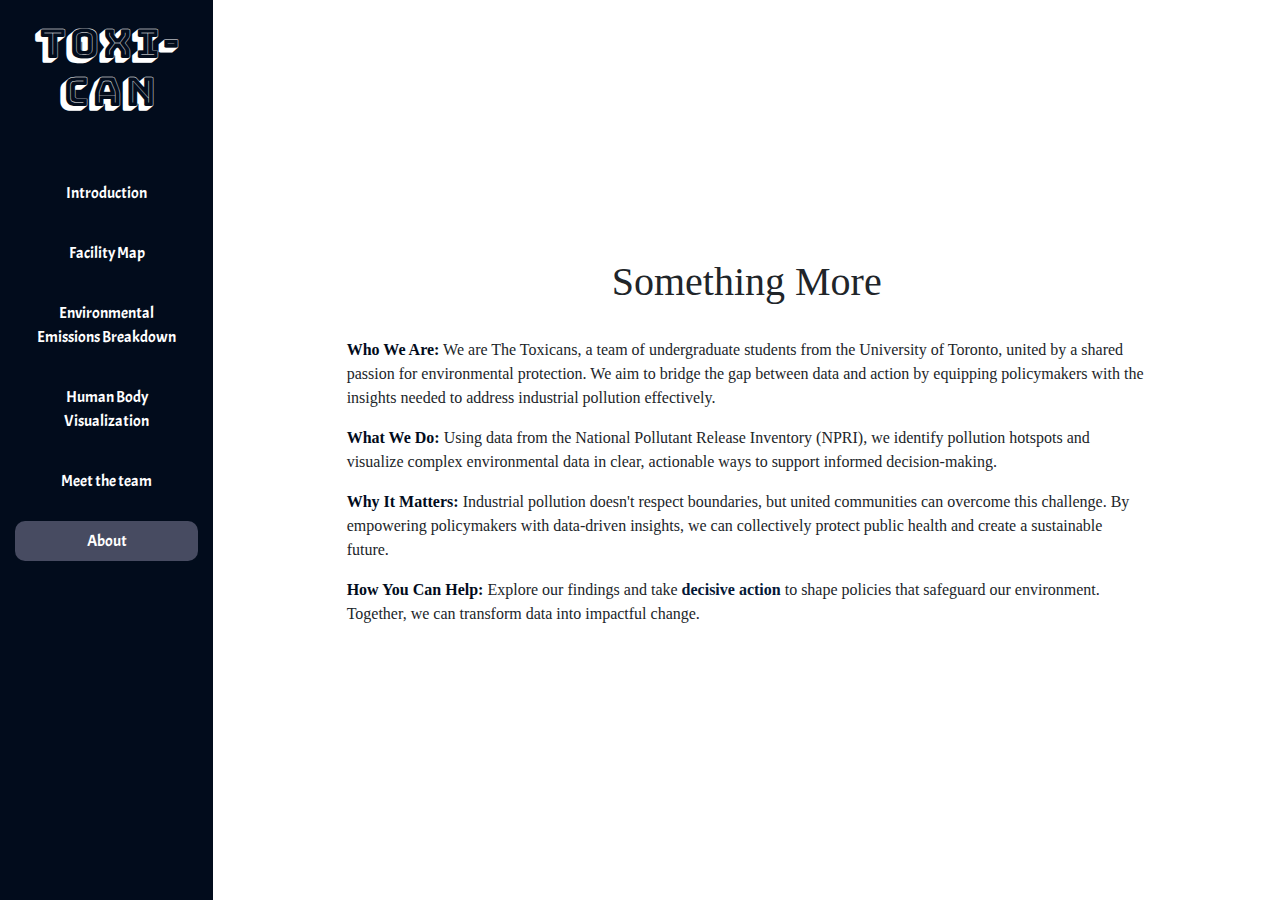
<file: html/about.html>
<!DOCTYPE html>
<html lang="en">
  <head>
    <meta charset="UTF-8" />
    <meta name="viewport" content="width=device-width, initial-scale=1.0" />
    <title>Toxi-Can</title>
    <link
      href="https://maxcdn.bootstrapcdn.com/bootstrap/4.5.2/css/bootstrap.min.css"
      rel="stylesheet"
    />
    <link
      rel="stylesheet"
      href="https://stackpath.bootstrapcdn.com/bootstrap/4.5.2/css/bootstrap.min.css"
    />
    <link
      rel="stylesheet"
      href="https://cdnjs.cloudflare.com/ajax/libs/font-awesome/6.0.0-beta3/css/all.min.css"
    />
    <link
      rel="stylesheet"
      href="https://fonts.googleapis.com/css?family=Bungee Shade"
    />
    <link
    rel="stylesheet"
    href="https://fonts.googleapis.com/css?family=Lacquer"
    />
    <link
    rel="stylesheet"
    href="https://fonts.googleapis.com/css?family=Acme"
    />
    <link rel="stylesheet" href="../style.css" />
  </head>
  <body class="about-page">
    <nav class="navbar top-bar top-bar-item">
      <div
        class="collapse navbar-collapse top-bar-item d-md-block"
        id="navbarSupportedContent"
      >
        <ul class="navbar-nav mr-auto top-bar-item">
          <li class="nav-item">
            <a class="nav-link top-bar-button toggle-sidebar-button"
              ><i class="fas fa-bars"></i
            ></a>
          </li>
        </ul>
      </div>
    </nav>
    <div class="container-fluid">
      <div class="row">
        <nav class="col-md-2 d-none d-md-block sidebar">
          <div class="logo-dashboard">
            <h1>Toxi-Can</h1>
          </div>
          <div class="sidebar-header">
          </div>
          <ul class="nav flex-column">
            <li class="nav-item">
              <a class="nav-link" href="../index.html">Introduction</a>
            </li>
            <li class="nav-item">
              <a class="nav-link" href="map.html">Facility Map</a>
            </li>
            <li class="nav-item">
              <a class="nav-link" href="pie.html">Environmental Emissions Breakdown</a>
            </li>
            <li class="nav-item">
              <a class="nav-link" href="human.html">Human Body Visualization</a>
            </li>
            <li class="nav-item">
              <a class="nav-link" href="team.html">Meet the team</a>
            </li>
            <li class="nav-item">
              <a class="nav-link active" href="about.html">About</a>
            </li>
          </ul>

        </nav>
        <div class="col-md-10 main-content">
          <div class="col-12 d-flex flex-column">
              <div class="big-box">
                <h1>Something More</h1>
                <br>
                <div style="max-width: 800px;">
                    <p style="font-family: Georgia, serif;">
                        <span style="color: #020c1c; font-weight: bold;">Who We Are:</span> 
                        We are The Toxicans, a team of undergraduate students from the University of Toronto, united by a shared passion for environmental protection. We aim to bridge the gap between data and action by equipping policymakers with the insights needed to address industrial pollution effectively.
                    </p>
                    <p style="font-family: Georgia, serif;">
                        <span style="color: #020c1c; font-weight: bold;">What We Do:</span> 
                        Using data from the National Pollutant Release Inventory (NPRI), we identify pollution hotspots and visualize complex environmental data in clear, actionable ways to support informed decision-making.
                    </p>
                    <p style="font-family: Georgia, serif;">
                        <span style="color: #020c1c; font-weight: bold;">Why It Matters:</span> 
                        Industrial pollution doesn't respect boundaries, but united communities can overcome this challenge. By empowering policymakers with data-driven insights, we can collectively protect public health and create a sustainable future.
                    </p>
                    <p style="font-family: Georgia, serif;">
                        <span style="color: #020c1c; font-weight: bold;">How You Can Help:</span> 
                        Explore our findings and take <strong style="color: #041837;">decisive action</strong> to shape policies that safeguard our environment. Together, we can transform data into impactful change.
                    </p>
                </div>
              </div>
          </div>
        </div>
      </div>
    </div>

    <script src="https://code.jquery.com/jquery-3.5.1.slim.min.js"></script>
    <script src="https://cdn.jsdelivr.net/npm/@popperjs/core@2.9.2/dist/umd/popper.min.js"></script>
    <script src="https://maxcdn.bootstrapcdn.com/bootstrap/4.5.2/js/bootstrap.min.js"></script>

    <script>
      $(document).ready(function () {
        $(".toggle-sidebar-button").click(function () {
          $(".sidebar").toggleClass("active");
        });
      });
    </script>
  </body>
</html>
</file>
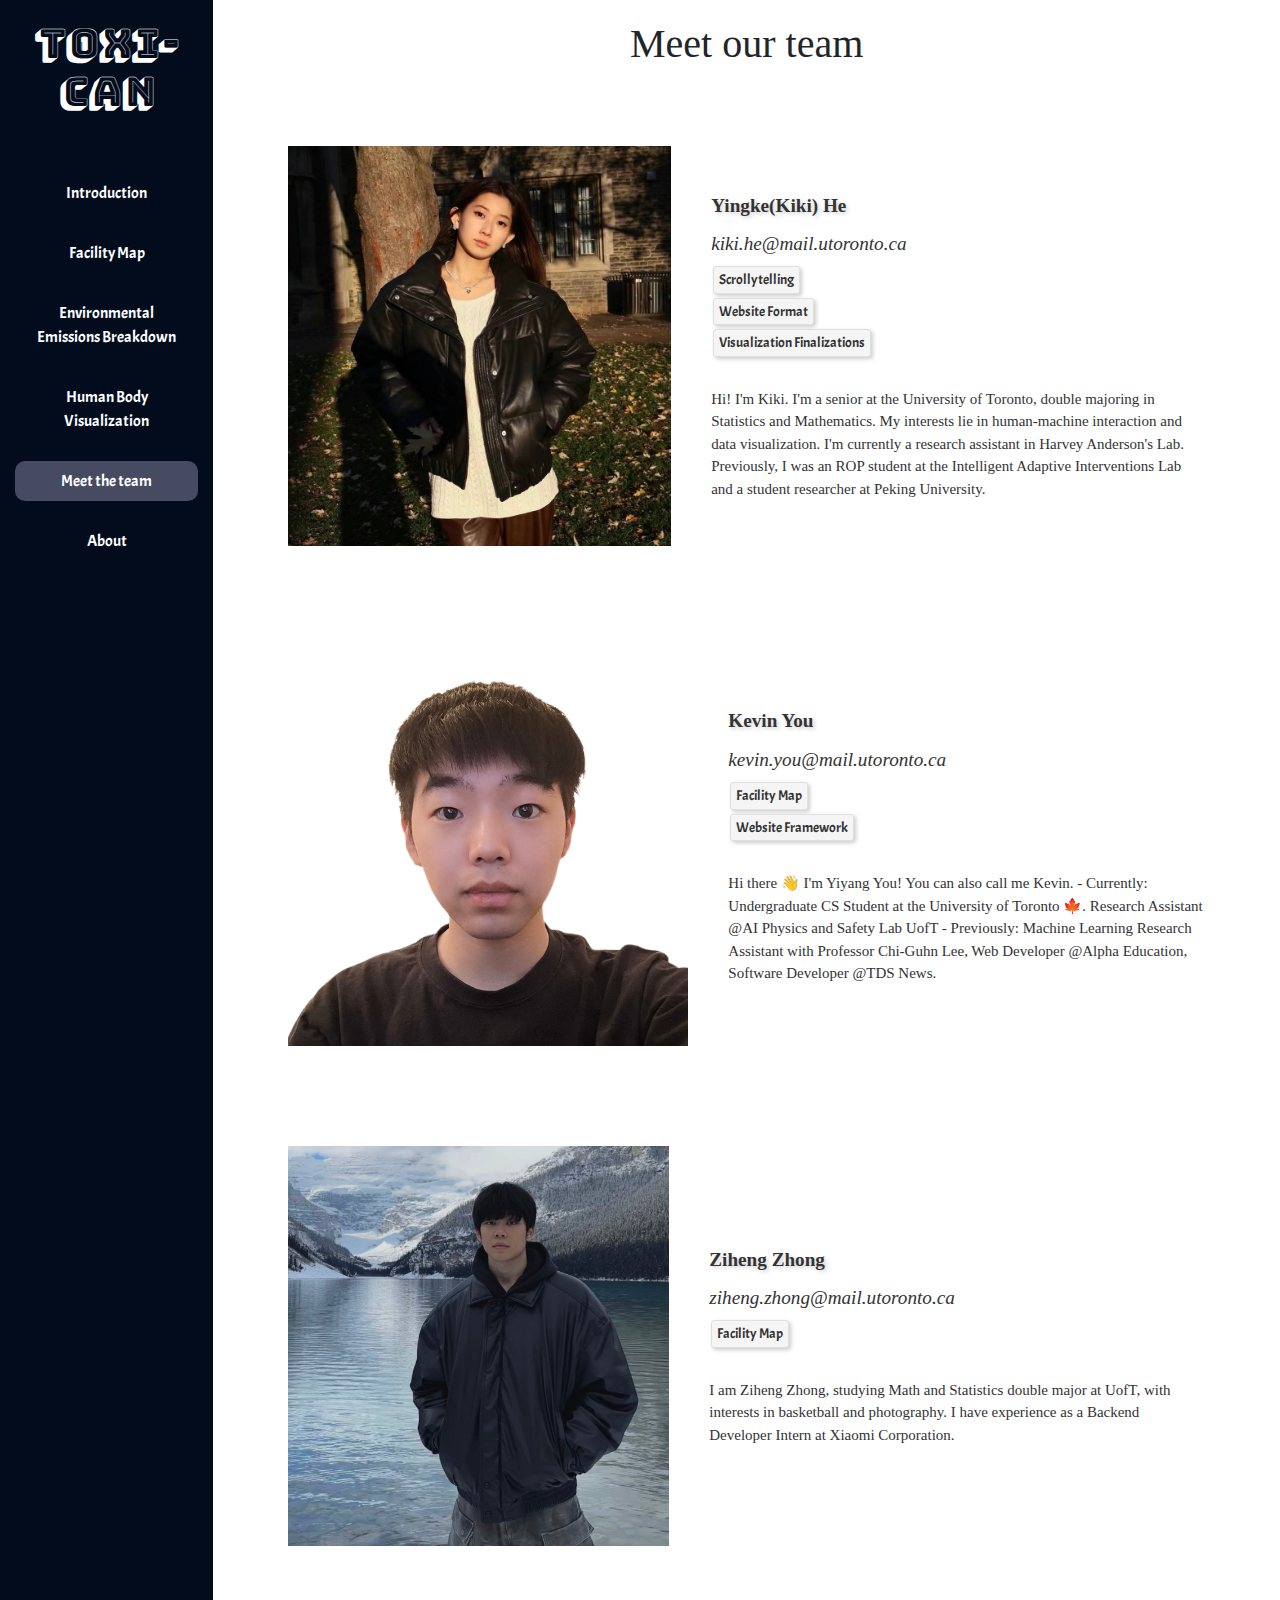
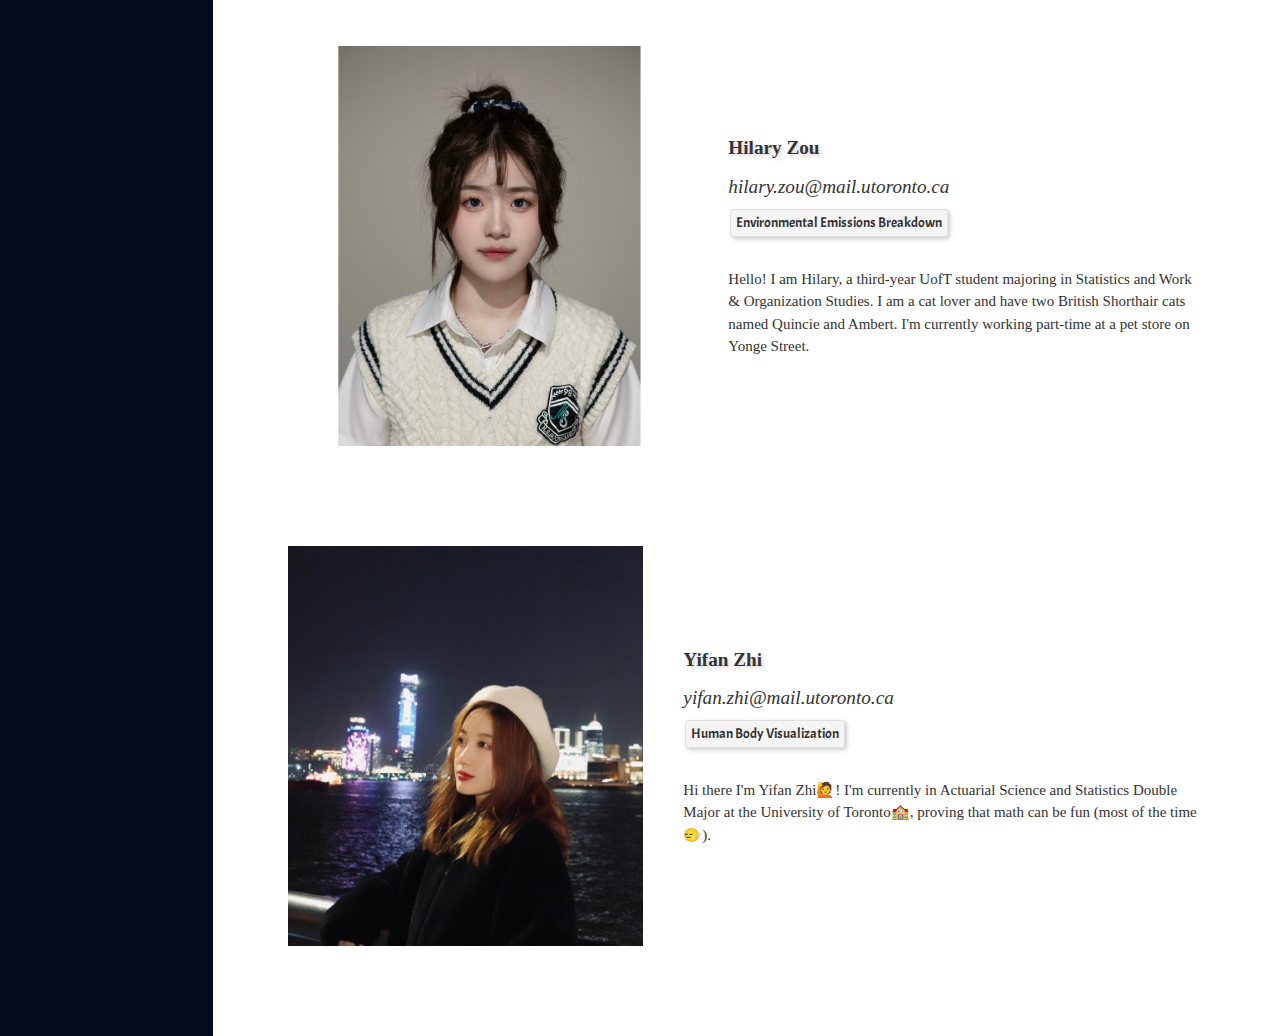
<file: html/team.html>
<!DOCTYPE html>
<html lang="en">
  <head>
    <meta charset="UTF-8" />
    <meta name="viewport" content="width=device-width, initial-scale=1.0" />
    <title>Toxi-Can</title>
    <link
      href="https://maxcdn.bootstrapcdn.com/bootstrap/4.5.2/css/bootstrap.min.css"
      rel="stylesheet"
    />
    <link
      rel="stylesheet"
      href="https://stackpath.bootstrapcdn.com/bootstrap/4.5.2/css/bootstrap.min.css"
    />
    <link
      rel="stylesheet"
      href="https://cdnjs.cloudflare.com/ajax/libs/font-awesome/6.0.0-beta3/css/all.min.css"
    />
    <link
      rel="stylesheet"
      href="https://fonts.googleapis.com/css?family=Bungee Shade"
    />
    <link
    rel="stylesheet"
    href="https://fonts.googleapis.com/css?family=Lacquer"
    />
    <link
    rel="stylesheet"
    href="https://fonts.googleapis.com/css?family=Acme"
    />
    <link rel="stylesheet" href="../style.css" />
  </head>
  <body>
    <nav class="navbar top-bar top-bar-item">
      <div
        class="collapse navbar-collapse top-bar-item d-md-block"
        id="navbarSupportedContent"
      >
        <ul class="navbar-nav mr-auto top-bar-item">
          <li class="nav-item">
            <a class="nav-link top-bar-button toggle-sidebar-button"
              ><i class="fas fa-bars"></i
            ></a>
          </li>
        </ul>
      </div>
    </nav>
    <div class="container-fluid">
      <div class="row">
        <nav class="col-md-2 d-none d-md-block sidebar">
          <div class="logo-dashboard">
            <h1>Toxi-Can</h1>
          </div>
          <div class="sidebar-header">
          </div>
          <ul class="nav flex-column">
            <li class="nav-item">
              <a class="nav-link" href="../index.html">Introduction</a>
            </li>
            <li class="nav-item">
              <a class="nav-link" href="map.html">Facility Map</a>
            </li>
            <li class="nav-item">
              <a class="nav-link" href="pie.html">Environmental Emissions Breakdown</a>
            </li>
            <li class="nav-item">
              <a class="nav-link" href="human.html">Human Body Visualization</a>
            </li>
            <li class="nav-item">
              <a class="nav-link active" href="team.html">Meet the team</a>
            </li>
            <li class="nav-item">
              <a class="nav-link" href="about.html">About</a>
            </li>
          </ul>

        </nav>

        <div class="col-md-10 main-content">
          <div class="col-12 d-flex flex-column">
              <div class="big-box">
                <h1>Meet our team</h1>
                    <ul class="team-list">
                        <li>
                          <img src="../meet_the_team/kiki.jpg" alt="Charlie Brown">
                          <div class="text-content">
                            <p><strong style="text-shadow: 2px 2px 4px rgba(0,0,0,0.2)">Yingke(Kiki) He</strong></p>
                            <p style="font-style: italic;">kiki.he@mail.utoronto.ca</p>
                            <p style="font-size: 0.9em; font-family: 'Acme', sans-serif; border: 1px solid #e0e0e0; padding: 2px 5px; display: inline-block; margin: 2px; box-shadow: 2px 2px 4px rgba(0,0,0,0.2); border-radius: 3px; background-color: #f5f5f5; width: fit-content;">Scrollytelling</p>
                            <p style="font-size: 0.9em; font-family: 'Acme', sans-serif; border: 1px solid #e0e0e0; padding: 2px 5px; display: inline-block; margin: 2px; box-shadow: 2px 2px 4px rgba(0,0,0,0.2); border-radius: 3px; background-color: #f5f5f5; width: fit-content;">Website Format</p>
                            <p style="font-size: 0.9em; font-family: 'Acme', sans-serif; border: 1px solid #e0e0e0; padding: 2px 5px; display: inline-block; margin: 2px; box-shadow: 2px 2px 4px rgba(0,0,0,0.2); border-radius: 3px; background-color: #f5f5f5; width: fit-content;">Visualization Finalizations</p>
                            <br>
                            <p style="font-size: 15px">Hi! I'm Kiki. I'm a senior at the University of Toronto, double majoring in Statistics and Mathematics. My interests lie in human-machine interaction and data visualization. I'm currently a research assistant in Harvey Anderson's Lab. Previously, I was an ROP student at the Intelligent Adaptive Interventions Lab and a student researcher at Peking University. </p>
                          </div>
                        </li>
                        <li>
                          <img src="../meet_the_team/kevin.jpg" alt="Diana Ross">
                          <div class="text-content">
                              <p><strong style="text-shadow: 2px 2px 4px rgba(0,0,0,0.2)">Kevin You</strong></p>
                              <p style="font-style: italic;">kevin.you@mail.utoronto.ca</p>
                              <p style="font-size: 0.9em; font-family: 'Acme', sans-serif; border: 1px solid #e0e0e0; padding: 2px 5px; display: inline-block; margin: 2px; box-shadow: 2px 2px 4px rgba(0,0,0,0.2); border-radius: 3px; background-color: #f5f5f5; width: fit-content;">Facility Map</p>
                              <p style="font-size: 0.9em; font-family: 'Acme', sans-serif; border: 1px solid #e0e0e0; padding: 2px 5px; display: inline-block; margin: 2px; box-shadow: 2px 2px 4px rgba(0,0,0,0.2); border-radius: 3px; background-color: #f5f5f5; width: fit-content;">Website Framework</p>
                              <br>
                              <p style="font-size: 15px">Hi there 👋
                                I'm Yiyang You! You can also call me Kevin.
                                - Currently: Undergraduate CS Student at the University of Toronto 🍁. Research Assistant @AI Physics and Safety Lab UofT
                                - Previously: Machine Learning Research Assistant with Professor Chi-Guhn Lee, Web Developer @Alpha Education, Software Developer @TDS News.</p>
                          </div>
                        </li>
                        <li>
                          <img src="../meet_the_team/justin.jpg" alt="Edward White">
                          <div class="text-content">
                              <p><strong style="text-shadow: 2px 2px 4px rgba(0,0,0,0.2)">Ziheng Zhong</strong></p>
                              <p style="font-style: italic;">ziheng.zhong@mail.utoronto.ca</p>
                              <p style="font-size: 0.9em; font-family: 'Acme', sans-serif; border: 1px solid #e0e0e0; padding: 2px 5px; display: inline-block; margin: 2px; box-shadow: 2px 2px 4px rgba(0,0,0,0.2); border-radius: 3px; background-color: #f5f5f5; width: fit-content;">Facility Map</p>
                              <br>
                              <p style="font-size: 15px">I am Ziheng Zhong, studying Math and Statistics double major at UofT, with interests in basketball and photography. I have experience as a Backend Developer Intern at Xiaomi Corporation.</p>
                            </div>
                        </li>
                        <li>
                          <img src="../meet_the_team/hilary.jpg" alt="Alice Smith">
                          <div class="text-content">
                              <p><strong style="text-shadow: 2px 2px 4px rgba(0,0,0,0.2)">Hilary Zou</strong></p>
                              <p style="font-style: italic;">hilary.zou@mail.utoronto.ca</p>
                              <p style="font-size: 0.9em; font-family: 'Acme', sans-serif; border: 1px solid #e0e0e0; padding: 2px 5px; display: inline-block; margin: 2px; box-shadow: 2px 2px 4px rgba(0,0,0,0.2); border-radius: 3px; background-color: #f5f5f5; width: fit-content;">Environmental Emissions Breakdown</p>
                              <br>
                              <p style="font-size: 15px">Hello! I am Hilary, a third-year UofT student majoring in Statistics and Work & Organization Studies. I am a cat lover and have two British Shorthair cats named Quincie and Ambert. I'm currently working part-time at a pet store on Yonge Street.</p>
                          </div>
                        </li>
                        <li>
                            <img src="../meet_the_team/sylvia.jpg" alt="Bob Johnson">
                            <div class="text-content">
                                <p><strong style="text-shadow: 2px 2px 4px rgba(0,0,0,0.2)">Yifan Zhi</strong></p>
                                <p style="font-style: italic;">yifan.zhi@mail.utoronto.ca</p>
                                <p style="font-size: 0.9em; font-family: 'Acme', sans-serif; border: 1px solid #e0e0e0; padding: 2px 5px; display: inline-block; margin: 2px; box-shadow: 2px 2px 4px rgba(0,0,0,0.2); border-radius: 3px; background-color: #f5f5f5; width: fit-content;">Human Body Visualization</p>
                                <br>
                                <p style="font-size: 15px">Hi there 
                                  I'm Yifan Zhi🙋!
                                  I'm currently in Actuarial Science and Statistics Double Major at the University of Toronto🏫, proving that math can be fun (most of the time🙂‍↔️).</p>
                            </div>
                        </li>
                  </ul>
              </div>
          </div>
        </div>
      </div>
    </div>

    <script src="https://code.jquery.com/jquery-3.5.1.slim.min.js"></script>
    <script src="https://cdn.jsdelivr.net/npm/@popperjs/core@2.9.2/dist/umd/popper.min.js"></script>
    <script src="https://maxcdn.bootstrapcdn.com/bootstrap/4.5.2/js/bootstrap.min.js"></script>

    <script>
      $(document).ready(function () {
        $(".toggle-sidebar-button").click(function () {
          $(".sidebar").toggleClass("active");
        });
      });
    </script>
  </body>
</html>
</file>
<file: style.css>
body {
  padding-top: 0;
  margin: 0;
  height: 100%;
}

.container-fluid .row {
  height: 100%;
}

.sidebar {
  background-color: #020c1c;
  padding: 1.25rem 0;
  color: white;
  min-height: 100vh;
}

.top-bar {
  background-color: #7e8397 !important;
  position: fixed;
  top: 0;
  width: 100%;
  height: 40px;
  padding-top: 5px;
  z-index: 10000;
 overflow: unset !important;
}

h4{
  margin:1rem;
}


/* Apply similar styles to top-bar buttons */
.top-bar-button{
  float: left !important;
  color: white !important; /* Match text color */
  background-color: #8c909e; /* Match sidebar button background color */
  padding: 0.3125rem 1.25rem; /* Adjust padding to match sidebar */
  margin-right: 1.25rem; /* Provide some margin around the buttons */
  border-radius: 0.625rem; /* Match the border-radius for rounded corners */
  text-decoration: none; /* Remove underline from links */
  display: inline-block; /* Needed to apply padding and margin correctly */
}

.top-bar-button:hover{
  background-color: #4f5266; /* Slightly lighter color on hover, similar to sidebar behavior */
  text-decoration: none; /* Ensure no underline on hover */
}

.fa-bars {
  color: white;
  font-size: 20px !important;
}

.sidebar .nav-link {
  color: white;
  margin: 0.625rem 0.9375rem;
  border-radius: 0.625rem;
}

.sidebar .nav-link:hover {
  background-color: #50525e;
}

.active {
  background-color: #474b61;
}

.logo-dashboard {
  text-align: center;
  font-family: "Bungee Shade";

  margin-bottom: 2rem;
}

.container {
  margin-top: 5rem;
}

.sidebar-header {
  text-align: center;
  padding-bottom: 0.9375rem;
  font-size: 1.25rem;
  color: #ffffff !important;
  font-family: "Lacquer";
}

.nav-item {
  text-align: center;
  font-family: "Acme";
}

.sidebar .nav {
  flex-grow: 1;
  display: flex;
  flex-direction: column;
}

.sidebar-footer {
  position: absolute;
  bottom: 0;
  left: 0;
  width: 100%;
  text-align: center;
  padding: 0.625rem 0;
  background-color: #757b96;
}

.main-content {
  background-color: white;
  padding: 1.25rem;
  display: flex;
  flex-direction: column;
  align-items: stretch;
  min-height: 90vh;
  overflow-y: auto;
}

.big-box {
  background-color: white;
  flex-grow: 1;
  flex-direction: column;
  border-radius: 0.9375rem;
  align-items: center;
  display: flex;
  overflow-y: auto;
  justify-content: center;
  font-family: "Acme";
}

.d-none {
  display: none; /* Hide the file input */
}


@media (min-width: 768px) {
  .toggle-schedule-button {
    display: none !important;
  }
  .top-bar-item {
    display: none !important;
  }
}

@media (max-width: 767px) {
  body {
    padding-top: 40px;
  }

  .sidebar.active {
    display: block !important; /* Show the sidebar */
    position: fixed; /* Position fixed to stay in place during scroll */
    top: 0;
    left: 0;
    width: 100%; /* Full width */
    height: 100%; /* Full screen height */
    overflow-y: auto; /* Enable scrolling */
    background-color: #5c6172; /* Sidebar background color */
    z-index: 1001; /* Ensure it's above other content */
    padding-top: 40px; /* Adjust based on your top bar height */
  }

  .top-bar-item {
    display: flex !important;
  }

  .sidebar {
    display: none;
    top: 0;
    left: 0;
    width: 100%;
    height: 100%;
    background-color: rgba(0, 0, 0);
    z-index: 1001;
    justify-content: center;
    align-items: center;
    max-width: 100%;
    max-height: 100%;
  }

  .toggle-schedule-button {
    display: flex !important;
  }

}

.team-list {
  display: flex;
  flex-direction: column;
  list-style-type: none;
  padding: 20px;
  margin: 0;
  width: 100%;
}

.team-list li {
  display: flex;
  align-items: center;
  margin: 30px 0;
  text-align: left;
  width: 100%;
  padding: 20px;
}

.team-list img {
  width: 400px;
  height: 400px;
  border-radius: 0;
  object-fit: cover;
  margin-right: 40px;
}

.team-list .text-content {
  display: flex;
  flex-direction: column;
  justify-content: center;
}

.team-list p {
  margin: 5px 0;
  font-size: 1.2rem;
  font-family: Georgia, serif;
  color: #333;
}

/* Index page specific - black background */
.main-content.index-page {
    background-color: rgb(0, 0, 0) !important;
}

/* Container fluid for index page */
.index-page .container-fluid {
    background-color: rgba(0, 0, 0, 0.9) !important;
}

/* Other pages - white background */
.main-content:not(.index-page) {
    background-color: white !important;
}

/* Container fluid for other pages */
.container-fluid:not(.index-page .container-fluid) {
    background-color: white !important;
}

.big-box h1 {
    font-family: Georgia;
}
</file>
